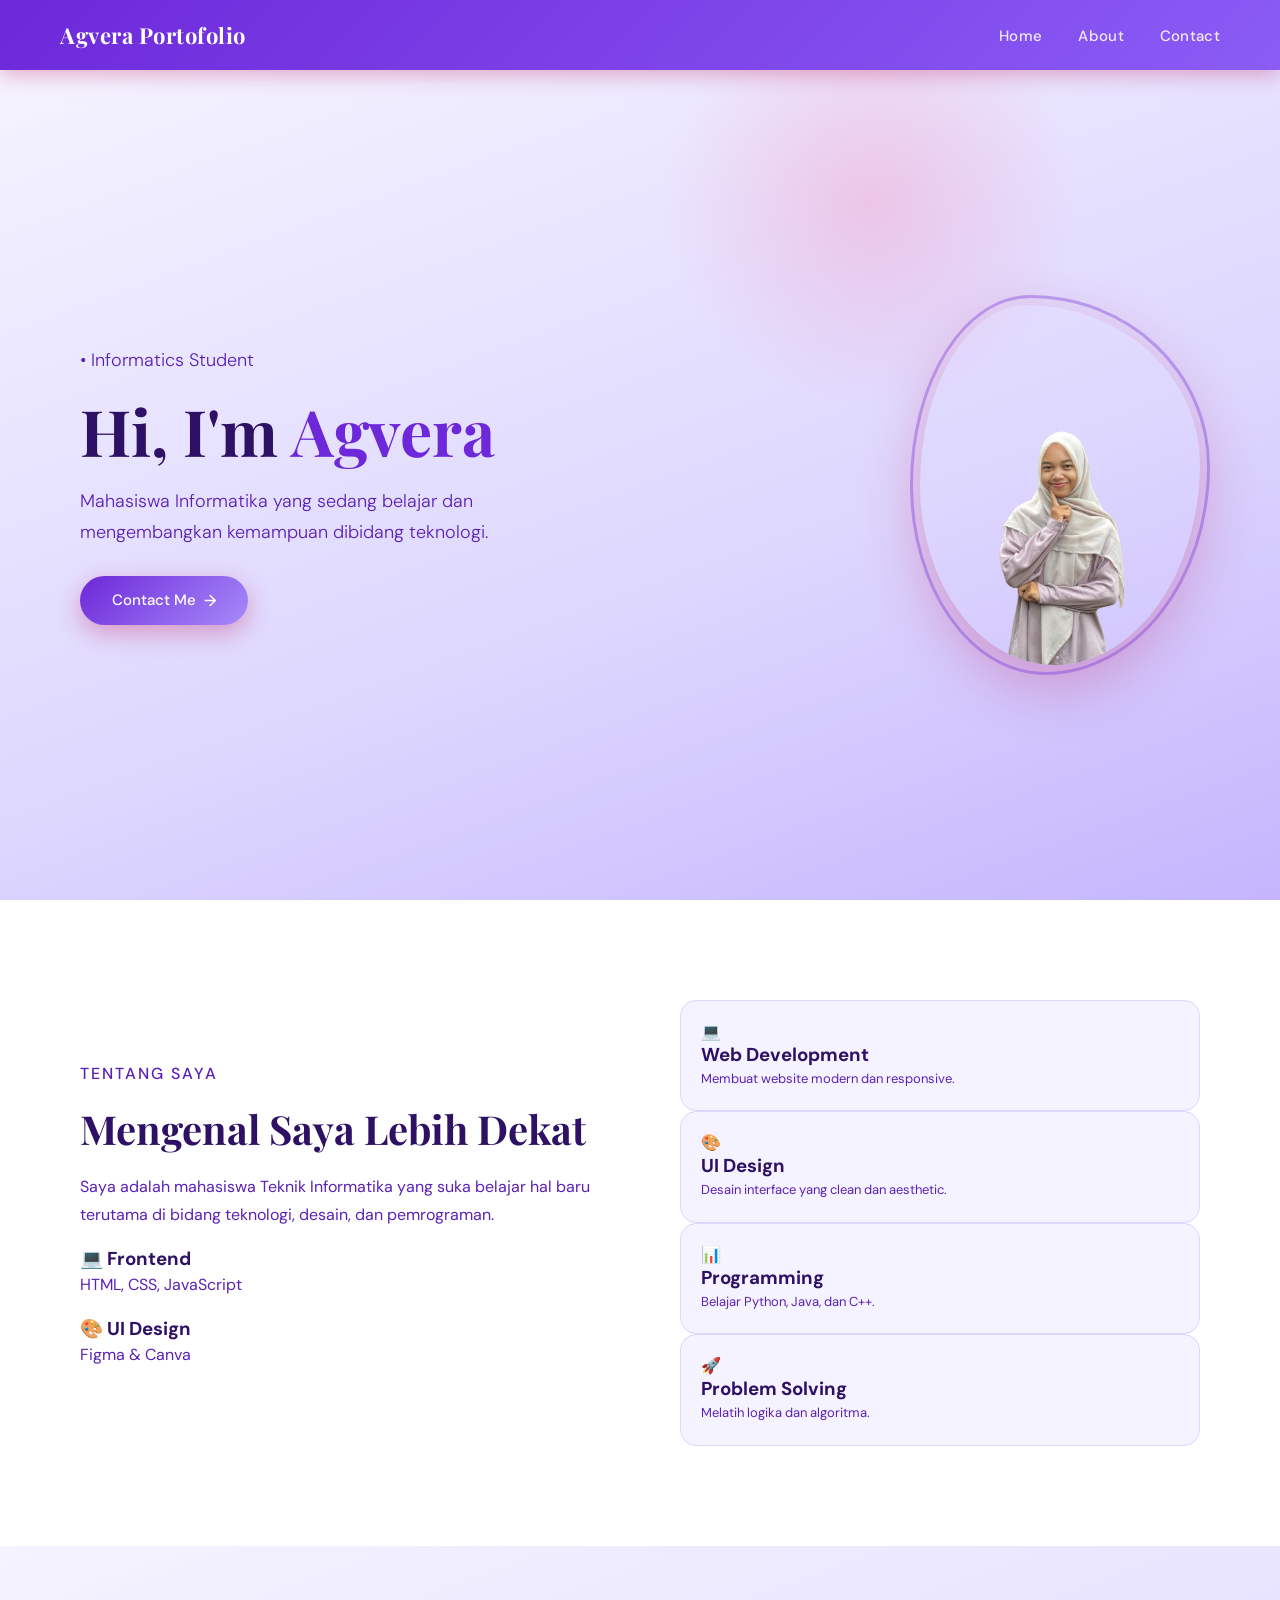
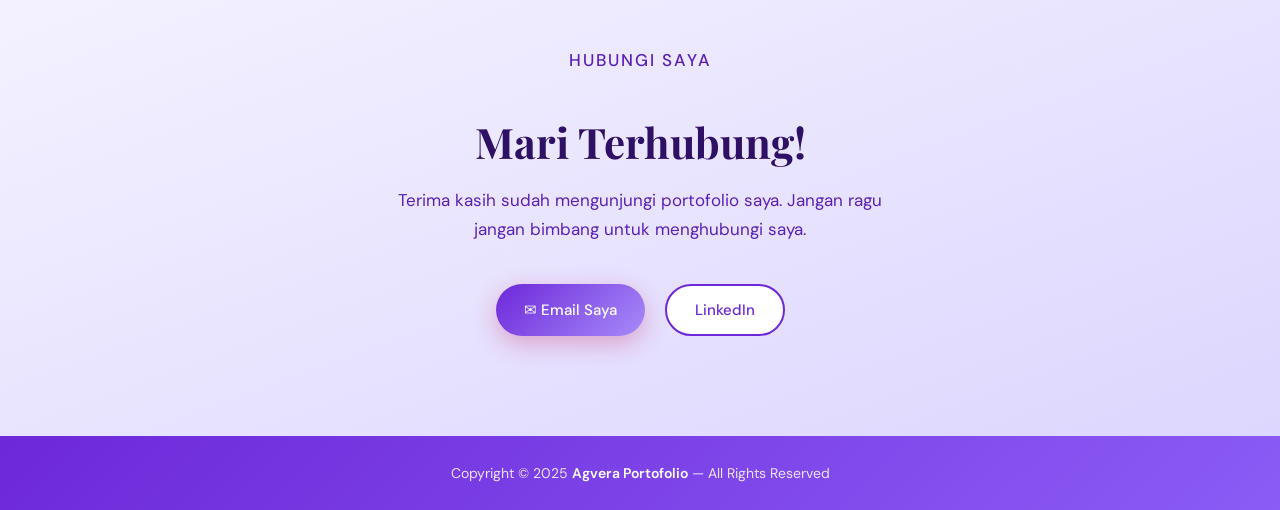
<file: index.html>
<!DOCTYPE html>
<html lang="en">
<head>
    <meta charset="UTF-8">
    <meta name="viewport" content="width=device-width, initial-scale=1.0">
    <title>Agvera Portofolio</title>
    <link rel="preconnect" href="https://fonts.googleapis.com">
    <link href="https://fonts.googleapis.com/css2?family=Playfair+Display:wght@400;700&family=DM+Sans:wght@300;400;500&display=swap" rel="stylesheet">
    <style>
        *, *::before, *::after {
            margin: 0;
            padding: 0;
            box-sizing: border-box;
        }

        :root {
            --pink-dark: #6d28d9;
            --pink-mid: #8b5cf6;
            --pink-soft: #ddd6fe;
            --pink-light: #f5f3ff;
            --pink-hero: #c4b5fd;
            --white: #fff;
            --text-dark: #2e1065;
            --text-mid: #5b21b6;
            --accent: #a78bfa;
        }

        body {
            font-family: 'DM Sans', sans-serif;
            background-color: var(--white);
            color: var(--text-dark);
            overflow-x: hidden;
        }

        /* ── NAV ── */
        nav {
            display: flex;
            align-items: center;
            justify-content: space-between;
            padding: 0 60px;
            height: 70px;
            background: linear-gradient(135deg, var(--pink-dark) 0%, var(--pink-mid) 100%);
            position: sticky;
            top: 0;
            z-index: 100;
            box-shadow: 0 4px 20px rgba(194, 24, 91, 0.35);
        }

        .navkiri {
            font-family: 'Playfair Display', serif;
            font-size: 22px;
            font-weight: 700;
            color: var(--white);
            letter-spacing: 0.5px;
        }

        .navkanan {
            display: flex;
            gap: 36px;
            list-style: none;
        }

        .navkanan li a {
            color: rgba(255,255,255,0.88);
            text-decoration: none;
            font-size: 15px;
            font-weight: 500;
            letter-spacing: 0.3px;
            position: relative;
            padding-bottom: 4px;
            transition: color 0.2s;
        }

        .navkanan li a::after {
            content: '';
            position: absolute;
            bottom: 0;
            left: 0;
            width: 0;
            height: 2px;
            background: var(--white);
            border-radius: 2px;
            transition: width 0.3s ease;
        }

        .navkanan li a:hover {
            color: var(--white);
        }

        .navkanan li a:hover::after {
            width: 100%;
        }

        /* ── HERO ── */
        .home {
            display: grid;
            grid-template-columns: 1fr auto;
            align-items: center;
            min-height: calc(100vh - 70px);
            background: linear-gradient(160deg, var(--pink-light) 0%, var(--pink-soft) 60%, var(--pink-hero) 100%);
            padding: 60px 80px;
            gap: 60px;
            position: relative;
            overflow: hidden;
        }

        /* decorative blob */
        .home::before {
            content: '';
            position: absolute;
            top: -80px;
            right: 200px;
            width: 420px;
            height: 420px;
            background: radial-gradient(circle, rgba(255,64,129,0.18) 0%, transparent 70%);
            border-radius: 50%;
            pointer-events: none;
        }

        .homekiri {
            display: flex;
            flex-direction: column;
            gap: 20px;
            animation: fadeUp 0.8s ease both;
        }

        .homekiri .badge {
            display: inline-block;
            background: rgba(194, 24, 91, 0.12);
            color: var(--pink-dark);
            font-size: 13px;
            font-weight: 500;
            letter-spacing: 1.2px;
            text-transform: uppercase;
            padding: 6px 16px;
            border-radius: 50px;
            border: 1px solid rgba(194,24,91,0.25);
            width: fit-content;
        }

        .homekiri h1 {
            font-family: 'Playfair Display', serif;
            font-size: clamp(42px, 5vw, 68px);
            font-weight: 700;
            color: var(--text-dark);
            line-height: 1.1;
        }

        .homekiri h1 span {
            color: var(--pink-dark);
        }

        .homekiri p {
            font-size: 18px;
            font-weight: 300;
            color: var(--text-mid);
            line-height: 1.7;
            max-width: 420px;
        }

        .btn {
            display: inline-flex;
            align-items: center;
            gap: 8px;
            background: linear-gradient(135deg, var(--pink-dark), var(--accent));
            color: var(--white);
            text-decoration: none;
            font-size: 15px;
            font-weight: 500;
            padding: 14px 32px;
            border-radius: 50px;
            width: fit-content;
            box-shadow: 0 8px 24px rgba(194,24,91,0.35);
            transition: transform 0.2s, box-shadow 0.2s;
            margin-top: 8px;
        }

        .btn:hover {
            transform: translateY(-3px);
            box-shadow: 0 14px 32px rgba(194,24,91,0.45);
        }

        .btn::after {
            content: '→';
            font-size: 16px;
        }

        /* ── PHOTO ── */
        .homekanan {
            animation: fadeUp 0.9s 0.15s ease both;
        }

        .photo-wrapper {
            position: relative;
            width: 280px;
        }

        .photo-wrapper::before {
            content: '';
            position: absolute;
            inset: -10px;
            border: 3px solid var(--pink-dark);
            border-radius: 40% 60% 55% 45% / 50% 45% 55% 50%;
            opacity: 0.35;
            animation: morphBorder 6s ease-in-out infinite alternate;
        }

        @keyframes morphBorder {
            to { border-radius: 55% 45% 45% 55% / 45% 55% 45% 55%; }
        }

        .photo-wrapper img {
            width: 280px;
            height: 360px;
            object-fit: cover;
            border-radius: 38% 62% 52% 48% / 50% 44% 56% 50%;
            display: block;
            box-shadow: 0 20px 60px rgba(194,24,91,0.3);
            transition: border-radius 0.6s ease;
        }

        .photo-wrapper img:hover {
            border-radius: 50%;
        }

        /* ── ABOUT SECTION ── */
        .about {
            padding: 100px 80px;
            background: var(--white);
            display: grid;
            grid-template-columns: 1fr 1fr;
            gap: 80px;
            align-items: center;
        }

        .section-label {
            font-size: 12px;
            font-weight: 500;
            letter-spacing: 2px;
            text-transform: uppercase;
            color: var(--pink-dark);
            margin-bottom: 12px;
        }

        .about h2 {
            font-family: 'Playfair Display', serif;
            font-size: 40px;
            color: var(--text-dark);
            line-height: 1.2;
            margin-bottom: 20px;
        }

        .about p {
            color: var(--text-mid);
            font-size: 16px;
            line-height: 1.8;
            margin-bottom: 16px;
        }

        .skills-grid {
            display: grid;
            grid-template-columns: 1fr 1fr;
            gap: 16px;
        }

        .skill-card {
            background: var(--pink-light);
            border: 1px solid var(--pink-soft);
            border-radius: 16px;
            padding: 20px;
            transition: transform 0.2s, box-shadow 0.2s;
        }

        .skill-card:hover {
            transform: translateY(-4px);
            box-shadow: 0 12px 30px rgba(194,24,91,0.12);
        }

        .skill-card .icon {
            font-size: 26px;
            margin-bottom: 10px;
        }

        .skill-card h4 {
            font-size: 15px;
            font-weight: 600;
            color: var(--text-dark);
            margin-bottom: 4px;
        }

        .skill-card p {
            font-size: 13px;
            color: var(--text-mid);
            margin: 0;
        }

        /* ── CONTACT SECTION ── */
        .contact {
            padding: 100px 80px;
            background: linear-gradient(160deg, var(--pink-light) 0%, var(--pink-soft) 100%);
            text-align: center;
        }

        .contact h2 {
            font-family: 'Playfair Display', serif;
            font-size: 42px;
            color: var(--text-dark);
            margin-bottom: 16px;
        }

        .contact p {
            color: var(--text-mid);
            font-size: 17px;
            margin-bottom: 40px;
            max-width: 500px;
            margin-left: auto;
            margin-right: auto;
            line-height: 1.7;
        }

        .contact-links {
            display: flex;
            gap: 20px;
            justify-content: center;
            flex-wrap: wrap;
        }

        .contact-link {
            display: inline-flex;
            align-items: center;
            gap: 8px;
            padding: 14px 28px;
            border-radius: 50px;
            font-size: 15px;
            font-weight: 500;
            text-decoration: none;
            transition: transform 0.2s, box-shadow 0.2s;
        }

        .contact-link.primary {
            background: linear-gradient(135deg, var(--pink-dark), var(--accent));
            color: var(--white);
            box-shadow: 0 8px 24px rgba(194,24,91,0.3);
        }

        .contact-link.secondary {
            background: var(--white);
            color: var(--pink-dark);
            border: 2px solid var(--pink-dark);
        }

        .contact-link:hover {
            transform: translateY(-3px);
            box-shadow: 0 14px 32px rgba(194,24,91,0.25);
        }

        /* ── FOOTER ── */
        footer {
            background: linear-gradient(135deg, var(--pink-dark), var(--pink-mid));
            color: rgba(255,255,255,0.85);
            text-align: center;
            padding: 28px 40px;
            font-size: 14px;
        }

        footer span {
            color: var(--white);
            font-weight: 600;
        }

        /* ── ANIMATIONS ── */
        @keyframes fadeUp {
            from { opacity: 0; transform: translateY(30px); }
            to   { opacity: 1; transform: translateY(0); }
        }

        /* ── RESPONSIVE ── */
        @media (max-width: 768px) {
            nav { padding: 0 24px; }

            .home {
                grid-template-columns: 1fr;
                padding: 50px 28px;
                text-align: center;
            }

            .homekiri { align-items: center; }
            .homekiri p { max-width: 100%; }

            .photo-wrapper { margin: 0 auto; }

            .about {
                grid-template-columns: 1fr;
                padding: 60px 28px;
                gap: 40px;
            }

            .contact { padding: 60px 28px; }
        }
    </style>
</head>
<body>

    <!-- NAV -->
    <nav>
        <div class="navkiri">Agvera Portofolio</div>
        <ul class="navkanan">
            <li><a href="#home">Home</a></li>
            <li><a href="#about">About</a></li>
            <li><a href="#contact">Contact</a></li>
        </ul>
    </nav>

    <!-- HERO -->
    <section class="home" id="home">
        <div class="homekiri">
            <p class="mini-text">• Informatics Student</p>
            <h1>Hi, I'm <span>Agvera</span></h1>
            <p>Mahasiswa Informatika yang sedang belajar dan mengembangkan kemampuan dibidang teknologi.</p>
            <a href="#contact" class="btn">Contact Me</a>
        </div>
        <div class="homekanan">
            <div class="photo-wrapper">
                <img src="fotoagvera.png" class="Foto Saya">
            </div>
        </div>
    </section>

    <!-- ABOUT -->
    <section class="about" id="about">

    <div class="about-left">
        <p class="section-label">Tentang Saya</p>

        <h2>Mengenal Saya Lebih Dekat</h2>

        <p class="about-desc">
            Saya adalah mahasiswa Teknik Informatika yang suka belajar
            hal baru terutama di bidang teknologi, desain, dan pemrograman.
        </p>

        <div class="mini-info">
            <div class="info-box">
                <h3>💻 Frontend</h3>
                <p>HTML, CSS, JavaScript</p>
            </div>

            <div class="info-box">
                <h3>🎨 UI Design</h3>
                <p>Figma & Canva</p>
            </div>
        </div>
    </div>

    <div class="about-right">

        <div class="skill-card">
            <span>💻</span>
            <h3>Web Development</h3>
            <p>Membuat website modern dan responsive.</p>
        </div>

        <div class="skill-card">
            <span>🎨</span>
            <h3>UI Design</h3>
            <p>Desain interface yang clean dan aesthetic.</p>
        </div>

        <div class="skill-card">
            <span>📊</span>
            <h3>Programming</h3>
            <p>Belajar Python, Java, dan C++.</p>
        </div>

        <div class="skill-card">
            <span>🚀</span>
            <h3>Problem Solving</h3>
            <p>Melatih logika dan algoritma.</p>
        </div>

    </div>

</section>

    <!-- CONTACT -->
    <section class="contact" id="contact">
        <p class="section-label">Hubungi Saya</p>
        <h2>Mari Terhubung!</h2>
        <p>Terima kasih sudah mengunjungi portofolio saya. Jangan ragu jangan bimbang untuk menghubungi saya.</p>
        <div class="contact-links">
            <a href="mailto:agveradwi@email.com" class="contact-link primary">✉ Email Saya</a>
            <a href="#" class="contact-link secondary">LinkedIn</a>
        </div>
    </section>

    <!-- FOOTER -->
    <footer>
        <p>Copyright &copy; 2025 <span>Agvera Portofolio</span> — All Rights Reserved</p>
    </footer>

</body>
</html>
</file>
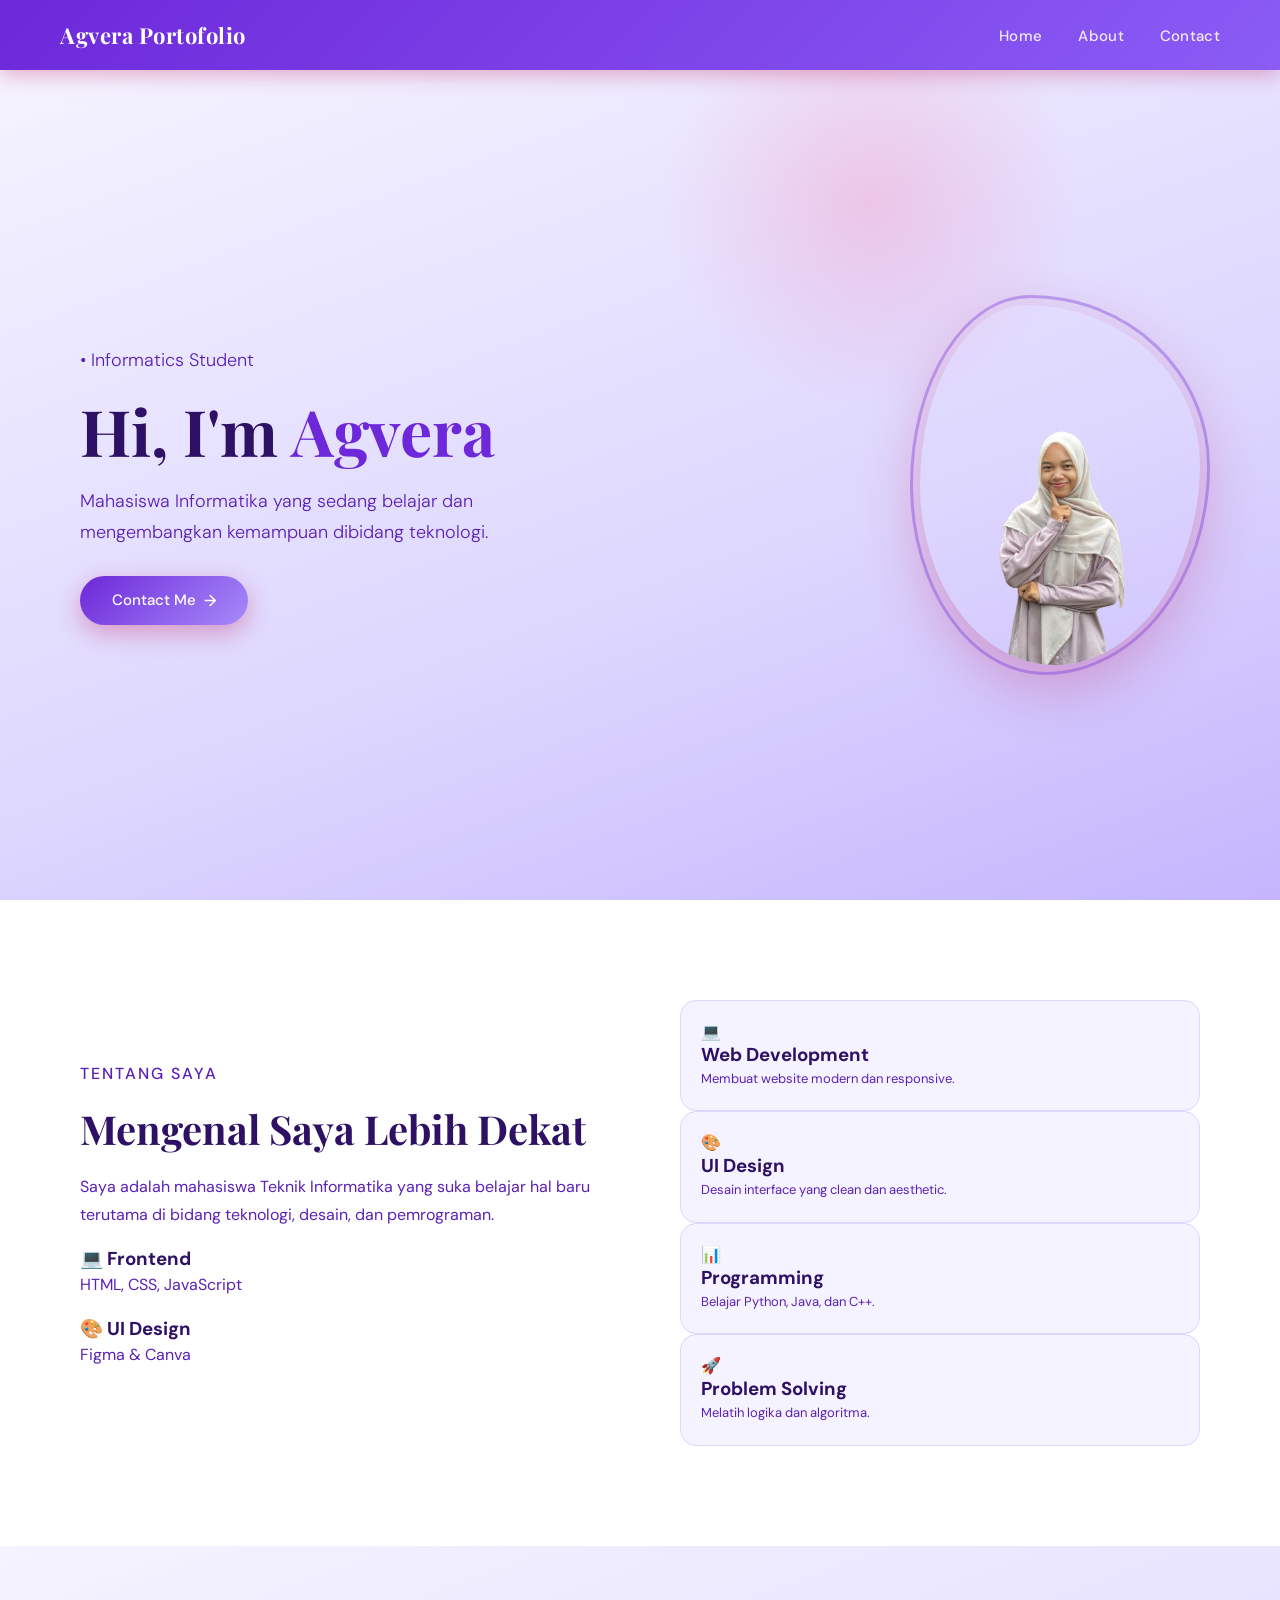
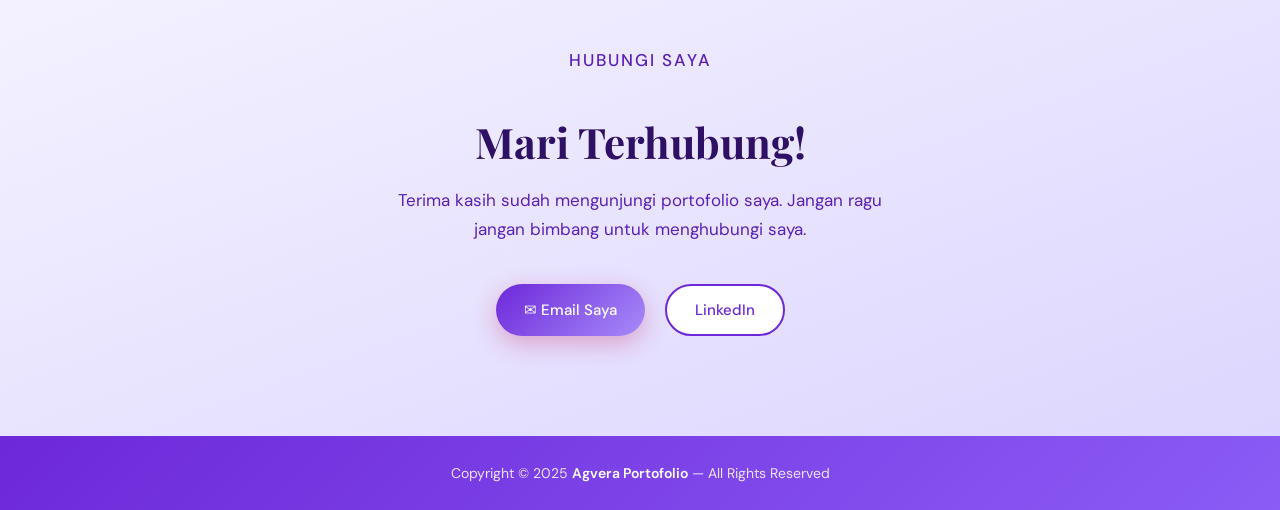
<file: portofolio.html>
<!DOCTYPE html>
<html lang="en">
<head>
    <meta charset="UTF-8">
    <meta name="viewport" content="width=device-width, initial-scale=1.0">
    <title>Agvera Portofolio</title>
    <link rel="preconnect" href="https://fonts.googleapis.com">
    <link href="https://fonts.googleapis.com/css2?family=Playfair+Display:wght@400;700&family=DM+Sans:wght@300;400;500&display=swap" rel="stylesheet">
    <style>
        *, *::before, *::after {
            margin: 0;
            padding: 0;
            box-sizing: border-box;
        }

        :root {
            --pink-dark: #6d28d9;
            --pink-mid: #8b5cf6;
            --pink-soft: #ddd6fe;
            --pink-light: #f5f3ff;
            --pink-hero: #c4b5fd;
            --white: #fff;
            --text-dark: #2e1065;
            --text-mid: #5b21b6;
            --accent: #a78bfa;
        }

        body {
            font-family: 'DM Sans', sans-serif;
            background-color: var(--white);
            color: var(--text-dark);
            overflow-x: hidden;
        }

        /* ── NAV ── */
        nav {
            display: flex;
            align-items: center;
            justify-content: space-between;
            padding: 0 60px;
            height: 70px;
            background: linear-gradient(135deg, var(--pink-dark) 0%, var(--pink-mid) 100%);
            position: sticky;
            top: 0;
            z-index: 100;
            box-shadow: 0 4px 20px rgba(194, 24, 91, 0.35);
        }

        .navkiri {
            font-family: 'Playfair Display', serif;
            font-size: 22px;
            font-weight: 700;
            color: var(--white);
            letter-spacing: 0.5px;
        }

        .navkanan {
            display: flex;
            gap: 36px;
            list-style: none;
        }

        .navkanan li a {
            color: rgba(255,255,255,0.88);
            text-decoration: none;
            font-size: 15px;
            font-weight: 500;
            letter-spacing: 0.3px;
            position: relative;
            padding-bottom: 4px;
            transition: color 0.2s;
        }

        .navkanan li a::after {
            content: '';
            position: absolute;
            bottom: 0;
            left: 0;
            width: 0;
            height: 2px;
            background: var(--white);
            border-radius: 2px;
            transition: width 0.3s ease;
        }

        .navkanan li a:hover {
            color: var(--white);
        }

        .navkanan li a:hover::after {
            width: 100%;
        }

        /* ── HERO ── */
        .home {
            display: grid;
            grid-template-columns: 1fr auto;
            align-items: center;
            min-height: calc(100vh - 70px);
            background: linear-gradient(160deg, var(--pink-light) 0%, var(--pink-soft) 60%, var(--pink-hero) 100%);
            padding: 60px 80px;
            gap: 60px;
            position: relative;
            overflow: hidden;
        }

        /* decorative blob */
        .home::before {
            content: '';
            position: absolute;
            top: -80px;
            right: 200px;
            width: 420px;
            height: 420px;
            background: radial-gradient(circle, rgba(255,64,129,0.18) 0%, transparent 70%);
            border-radius: 50%;
            pointer-events: none;
        }

        .homekiri {
            display: flex;
            flex-direction: column;
            gap: 20px;
            animation: fadeUp 0.8s ease both;
        }

        .homekiri .badge {
            display: inline-block;
            background: rgba(194, 24, 91, 0.12);
            color: var(--pink-dark);
            font-size: 13px;
            font-weight: 500;
            letter-spacing: 1.2px;
            text-transform: uppercase;
            padding: 6px 16px;
            border-radius: 50px;
            border: 1px solid rgba(194,24,91,0.25);
            width: fit-content;
        }

        .homekiri h1 {
            font-family: 'Playfair Display', serif;
            font-size: clamp(42px, 5vw, 68px);
            font-weight: 700;
            color: var(--text-dark);
            line-height: 1.1;
        }

        .homekiri h1 span {
            color: var(--pink-dark);
        }

        .homekiri p {
            font-size: 18px;
            font-weight: 300;
            color: var(--text-mid);
            line-height: 1.7;
            max-width: 420px;
        }

        .btn {
            display: inline-flex;
            align-items: center;
            gap: 8px;
            background: linear-gradient(135deg, var(--pink-dark), var(--accent));
            color: var(--white);
            text-decoration: none;
            font-size: 15px;
            font-weight: 500;
            padding: 14px 32px;
            border-radius: 50px;
            width: fit-content;
            box-shadow: 0 8px 24px rgba(194,24,91,0.35);
            transition: transform 0.2s, box-shadow 0.2s;
            margin-top: 8px;
        }

        .btn:hover {
            transform: translateY(-3px);
            box-shadow: 0 14px 32px rgba(194,24,91,0.45);
        }

        .btn::after {
            content: '→';
            font-size: 16px;
        }

        /* ── PHOTO ── */
        .homekanan {
            animation: fadeUp 0.9s 0.15s ease both;
        }

        .photo-wrapper {
            position: relative;
            width: 280px;
        }

        .photo-wrapper::before {
            content: '';
            position: absolute;
            inset: -10px;
            border: 3px solid var(--pink-dark);
            border-radius: 40% 60% 55% 45% / 50% 45% 55% 50%;
            opacity: 0.35;
            animation: morphBorder 6s ease-in-out infinite alternate;
        }

        @keyframes morphBorder {
            to { border-radius: 55% 45% 45% 55% / 45% 55% 45% 55%; }
        }

        .photo-wrapper img {
            width: 280px;
            height: 360px;
            object-fit: cover;
            border-radius: 38% 62% 52% 48% / 50% 44% 56% 50%;
            display: block;
            box-shadow: 0 20px 60px rgba(194,24,91,0.3);
            transition: border-radius 0.6s ease;
        }

        .photo-wrapper img:hover {
            border-radius: 50%;
        }

        /* ── ABOUT SECTION ── */
        .about {
            padding: 100px 80px;
            background: var(--white);
            display: grid;
            grid-template-columns: 1fr 1fr;
            gap: 80px;
            align-items: center;
        }

        .section-label {
            font-size: 12px;
            font-weight: 500;
            letter-spacing: 2px;
            text-transform: uppercase;
            color: var(--pink-dark);
            margin-bottom: 12px;
        }

        .about h2 {
            font-family: 'Playfair Display', serif;
            font-size: 40px;
            color: var(--text-dark);
            line-height: 1.2;
            margin-bottom: 20px;
        }

        .about p {
            color: var(--text-mid);
            font-size: 16px;
            line-height: 1.8;
            margin-bottom: 16px;
        }

        .skills-grid {
            display: grid;
            grid-template-columns: 1fr 1fr;
            gap: 16px;
        }

        .skill-card {
            background: var(--pink-light);
            border: 1px solid var(--pink-soft);
            border-radius: 16px;
            padding: 20px;
            transition: transform 0.2s, box-shadow 0.2s;
        }

        .skill-card:hover {
            transform: translateY(-4px);
            box-shadow: 0 12px 30px rgba(194,24,91,0.12);
        }

        .skill-card .icon {
            font-size: 26px;
            margin-bottom: 10px;
        }

        .skill-card h4 {
            font-size: 15px;
            font-weight: 600;
            color: var(--text-dark);
            margin-bottom: 4px;
        }

        .skill-card p {
            font-size: 13px;
            color: var(--text-mid);
            margin: 0;
        }

        /* ── CONTACT SECTION ── */
        .contact {
            padding: 100px 80px;
            background: linear-gradient(160deg, var(--pink-light) 0%, var(--pink-soft) 100%);
            text-align: center;
        }

        .contact h2 {
            font-family: 'Playfair Display', serif;
            font-size: 42px;
            color: var(--text-dark);
            margin-bottom: 16px;
        }

        .contact p {
            color: var(--text-mid);
            font-size: 17px;
            margin-bottom: 40px;
            max-width: 500px;
            margin-left: auto;
            margin-right: auto;
            line-height: 1.7;
        }

        .contact-links {
            display: flex;
            gap: 20px;
            justify-content: center;
            flex-wrap: wrap;
        }

        .contact-link {
            display: inline-flex;
            align-items: center;
            gap: 8px;
            padding: 14px 28px;
            border-radius: 50px;
            font-size: 15px;
            font-weight: 500;
            text-decoration: none;
            transition: transform 0.2s, box-shadow 0.2s;
        }

        .contact-link.primary {
            background: linear-gradient(135deg, var(--pink-dark), var(--accent));
            color: var(--white);
            box-shadow: 0 8px 24px rgba(194,24,91,0.3);
        }

        .contact-link.secondary {
            background: var(--white);
            color: var(--pink-dark);
            border: 2px solid var(--pink-dark);
        }

        .contact-link:hover {
            transform: translateY(-3px);
            box-shadow: 0 14px 32px rgba(194,24,91,0.25);
        }

        /* ── FOOTER ── */
        footer {
            background: linear-gradient(135deg, var(--pink-dark), var(--pink-mid));
            color: rgba(255,255,255,0.85);
            text-align: center;
            padding: 28px 40px;
            font-size: 14px;
        }

        footer span {
            color: var(--white);
            font-weight: 600;
        }

        /* ── ANIMATIONS ── */
        @keyframes fadeUp {
            from { opacity: 0; transform: translateY(30px); }
            to   { opacity: 1; transform: translateY(0); }
        }

        /* ── RESPONSIVE ── */
        @media (max-width: 768px) {
            nav { padding: 0 24px; }

            .home {
                grid-template-columns: 1fr;
                padding: 50px 28px;
                text-align: center;
            }

            .homekiri { align-items: center; }
            .homekiri p { max-width: 100%; }

            .photo-wrapper { margin: 0 auto; }

            .about {
                grid-template-columns: 1fr;
                padding: 60px 28px;
                gap: 40px;
            }

            .contact { padding: 60px 28px; }
        }
    </style>
</head>
<body>

    <!-- NAV -->
    <nav>
        <div class="navkiri">Agvera Portofolio</div>
        <ul class="navkanan">
            <li><a href="#home">Home</a></li>
            <li><a href="#about">About</a></li>
            <li><a href="#contact">Contact</a></li>
        </ul>
    </nav>

    <!-- HERO -->
    <section class="home" id="home">
        <div class="homekiri">
            <p class="mini-text">• Informatics Student</p>
            <h1>Hi, I'm <span>Agvera</span></h1>
            <p>Mahasiswa Informatika yang sedang belajar dan mengembangkan kemampuan dibidang teknologi.</p>
            <a href="#contact" class="btn">Contact Me</a>
        </div>
        <div class="homekanan">
            <div class="photo-wrapper">
                <img src="fotoagvera.png" class="Foto Saya">
            </div>
        </div>
    </section>

    <!-- ABOUT -->
    <section class="about" id="about">

    <div class="about-left">
        <p class="section-label">Tentang Saya</p>

        <h2>Mengenal Saya Lebih Dekat</h2>

        <p class="about-desc">
            Saya adalah mahasiswa Teknik Informatika yang suka belajar
            hal baru terutama di bidang teknologi, desain, dan pemrograman.
        </p>

        <div class="mini-info">
            <div class="info-box">
                <h3>💻 Frontend</h3>
                <p>HTML, CSS, JavaScript</p>
            </div>

            <div class="info-box">
                <h3>🎨 UI Design</h3>
                <p>Figma & Canva</p>
            </div>
        </div>
    </div>

    <div class="about-right">

        <div class="skill-card">
            <span>💻</span>
            <h3>Web Development</h3>
            <p>Membuat website modern dan responsive.</p>
        </div>

        <div class="skill-card">
            <span>🎨</span>
            <h3>UI Design</h3>
            <p>Desain interface yang clean dan aesthetic.</p>
        </div>

        <div class="skill-card">
            <span>📊</span>
            <h3>Programming</h3>
            <p>Belajar Python, Java, dan C++.</p>
        </div>

        <div class="skill-card">
            <span>🚀</span>
            <h3>Problem Solving</h3>
            <p>Melatih logika dan algoritma.</p>
        </div>

    </div>

</section>

    <!-- CONTACT -->
    <section class="contact" id="contact">
        <p class="section-label">Hubungi Saya</p>
        <h2>Mari Terhubung!</h2>
        <p>Terima kasih sudah mengunjungi portofolio saya. Jangan ragu jangan bimbang untuk menghubungi saya.</p>
        <div class="contact-links">
            <a href="mailto:naila@email.com" class="contact-link primary">✉ Email Saya</a>
            <a href="#" class="contact-link secondary">LinkedIn</a>
        </div>
    </section>

    <!-- FOOTER -->
    <footer>
        <p>Copyright &copy; 2025 <span>Agvera Portofolio</span> — All Rights Reserved</p>
    </footer>

</body>
</html>
</file>
